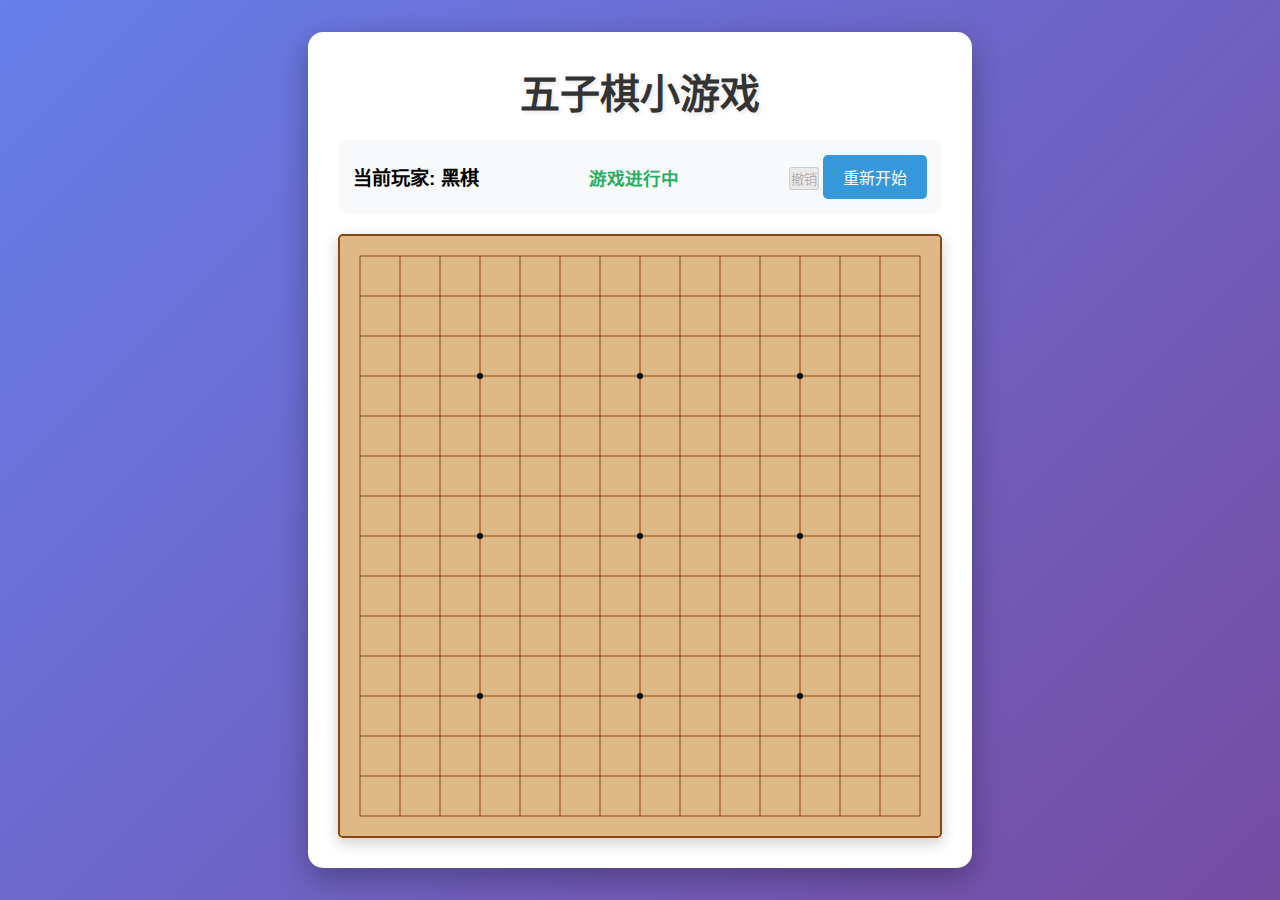
<file: game/index.html>
<!DOCTYPE html>
<html lang="zh-CN">
<head>
    <meta charset="UTF-8">
    <meta name="viewport" content="width=device-width, initial-scale=1.0">
    <title>五子棋小游戏</title>
    <link rel="stylesheet" href="style.css">
</head>
<body>
    <div class="game-container">
        <h1>五子棋小游戏</h1>

        <div class="game-info">
            <div class="current-player">
                当前玩家: <span id="current-player">黑棋</span>
            </div>
            <div class="game-status" id="game-status">
                游戏进行中
            </div>
            <div class="game-controls">
                <button id="undo-btn" class="undo-btn" disabled>撤销</button>
                <button id="restart-btn" class="restart-btn">重新开始</button>
            </div>
        </div>

        <div class="board-container">
            <canvas id="board" width="600" height="600"></canvas>
        </div>
    </div>

    <script src="script.js"></script>
</body>
</html>
</file>
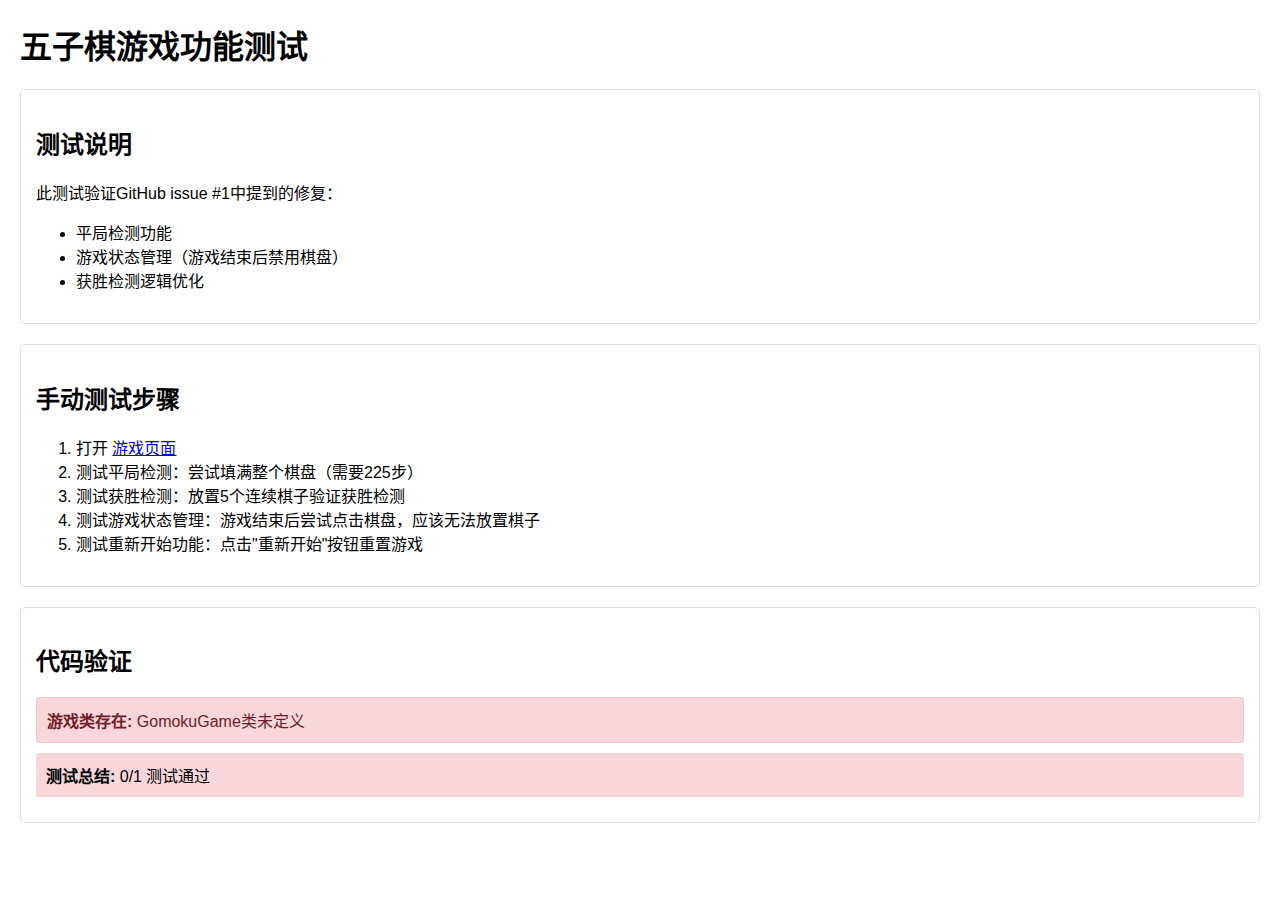
<file: game/test.html>
<!DOCTYPE html>
<html lang="zh-CN">
<head>
    <meta charset="UTF-8">
    <meta name="viewport" content="width=device-width, initial-scale=1.0">
    <title>五子棋游戏测试</title>
    <style>
        body {
            font-family: Arial, sans-serif;
            margin: 20px;
        }
        .test-section {
            margin: 20px 0;
            padding: 15px;
            border: 1px solid #ddd;
            border-radius: 5px;
        }
        .test-result {
            margin: 10px 0;
            padding: 10px;
            border-radius: 3px;
        }
        .pass {
            background-color: #d4edda;
            color: #155724;
            border: 1px solid #c3e6cb;
        }
        .fail {
            background-color: #f8d7da;
            color: #721c24;
            border: 1px solid #f5c6cb;
        }
    </style>
</head>
<body>
    <h1>五子棋游戏功能测试</h1>

    <div class="test-section">
        <h2>测试说明</h2>
        <p>此测试验证GitHub issue #1中提到的修复：</p>
        <ul>
            <li>平局检测功能</li>
            <li>游戏状态管理（游戏结束后禁用棋盘）</li>
            <li>获胜检测逻辑优化</li>
        </ul>
    </div>

    <div class="test-section">
        <h2>手动测试步骤</h2>
        <ol>
            <li>打开 <a href="index.html" target="_blank">游戏页面</a></li>
            <li>测试平局检测：尝试填满整个棋盘（需要225步）</li>
            <li>测试获胜检测：放置5个连续棋子验证获胜检测</li>
            <li>测试游戏状态管理：游戏结束后尝试点击棋盘，应该无法放置棋子</li>
            <li>测试重新开始功能：点击"重新开始"按钮重置游戏</li>
        </ol>
    </div>

    <div class="test-section">
        <h2>代码验证</h2>
        <div id="test-results">
            <!-- 测试结果将通过JavaScript动态生成 -->
        </div>
    </div>

    <script>
        // 测试代码验证
        function runTests() {
            const results = [];

            // 测试1: 检查isBoardFull方法是否存在
            if (typeof GomokuGame === 'function') {
                const game = new GomokuGame();

                // 测试1.1: 检查isBoardFull方法
                if (typeof game.isBoardFull === 'function') {
                    results.push({
                        name: '平局检测方法存在',
                        status: 'pass',
                        message: 'isBoardFull方法已实现'
                    });
                } else {
                    results.push({
                        name: '平局检测方法存在',
                        status: 'fail',
                        message: 'isBoardFull方法未实现'
                    });
                }

                // 测试1.2: 检查disableBoard方法
                if (typeof game.disableBoard === 'function') {
                    results.push({
                        name: '禁用棋盘方法存在',
                        status: 'pass',
                        message: 'disableBoard方法已实现'
                    });
                } else {
                    results.push({
                        name: '禁用棋盘方法存在',
                        status: 'fail',
                        message: 'disableBoard方法未实现'
                    });
                }

                // 测试1.3: 检查checkWin方法
                if (typeof game.checkWin === 'function') {
                    results.push({
                        name: '获胜检测方法存在',
                        status: 'pass',
                        message: 'checkWin方法已实现'
                    });
                } else {
                    results.push({
                        name: '获胜检测方法存在',
                        status: 'fail',
                        message: 'checkWin方法未实现'
                    });
                }

            } else {
                results.push({
                    name: '游戏类存在',
                    status: 'fail',
                    message: 'GomokuGame类未定义'
                });
            }

            // 显示测试结果
            const container = document.getElementById('test-results');
            results.forEach(result => {
                const div = document.createElement('div');
                div.className = `test-result ${result.status}`;
                div.innerHTML = `
                    <strong>${result.name}:</strong>
                    <span>${result.message}</span>
                `;
                container.appendChild(div);
            });

            // 统计结果
            const passCount = results.filter(r => r.status === 'pass').length;
            const totalCount = results.length;

            const summary = document.createElement('div');
            summary.className = 'test-result';
            summary.style.backgroundColor = passCount === totalCount ? '#d4edda' : '#f8d7da';
            summary.innerHTML = `
                <strong>测试总结:</strong>
                ${passCount}/${totalCount} 测试通过
            `;
            container.appendChild(summary);
        }

        // 当页面加载完成后运行测试
        document.addEventListener('DOMContentLoaded', runTests);
    </script>
</body>
</html>
</file>
<file: game/style.css>
* {
    margin: 0;
    padding: 0;
    box-sizing: border-box;
}

body {
    font-family: 'Microsoft YaHei', Arial, sans-serif;
    background: linear-gradient(135deg, #667eea 0%, #764ba2 100%);
    min-height: 100vh;
    display: flex;
    justify-content: center;
    align-items: center;
    padding: 20px;
}

.game-container {
    background: white;
    border-radius: 15px;
    padding: 30px;
    box-shadow: 0 10px 30px rgba(0, 0, 0, 0.3);
    text-align: center;
}

h1 {
    color: #333;
    margin-bottom: 20px;
    font-size: 2.5em;
    text-shadow: 2px 2px 4px rgba(0, 0, 0, 0.1);
}

.game-info {
    margin-bottom: 20px;
    padding: 15px;
    background: #f8f9fa;
    border-radius: 10px;
    display: flex;
    justify-content: space-between;
    align-items: center;
    flex-wrap: wrap;
    gap: 15px;
}

.current-player {
    font-size: 1.2em;
    font-weight: bold;
}

#current-player {
    color: #e74c3c;
}

.game-status {
    font-size: 1.1em;
    color: #27ae60;
    font-weight: bold;
}

.restart-btn {
    background: #3498db;
    color: white;
    border: none;
    padding: 10px 20px;
    border-radius: 5px;
    cursor: pointer;
    font-size: 1em;
    transition: background 0.3s;
}

.restart-btn:hover {
    background: #2980b9;
}

.board-container {
    display: flex;
    justify-content: center;
}

#board {
    border: 2px solid #8b4513;
    border-radius: 5px;
    background: #deb887;
    box-shadow: 0 5px 15px rgba(0, 0, 0, 0.2);
    cursor: pointer;
}

/* 响应式设计 */
@media (max-width: 768px) {
    .game-container {
        padding: 20px;
    }

    h1 {
        font-size: 2em;
    }

    #board {
        width: 400px;
        height: 400px;
    }

    .game-info {
        flex-direction: column;
        gap: 10px;
    }
}

@media (max-width: 480px) {
    #board {
        width: 300px;
        height: 300px;
    }

    h1 {
        font-size: 1.5em;
    }
}
</file>
